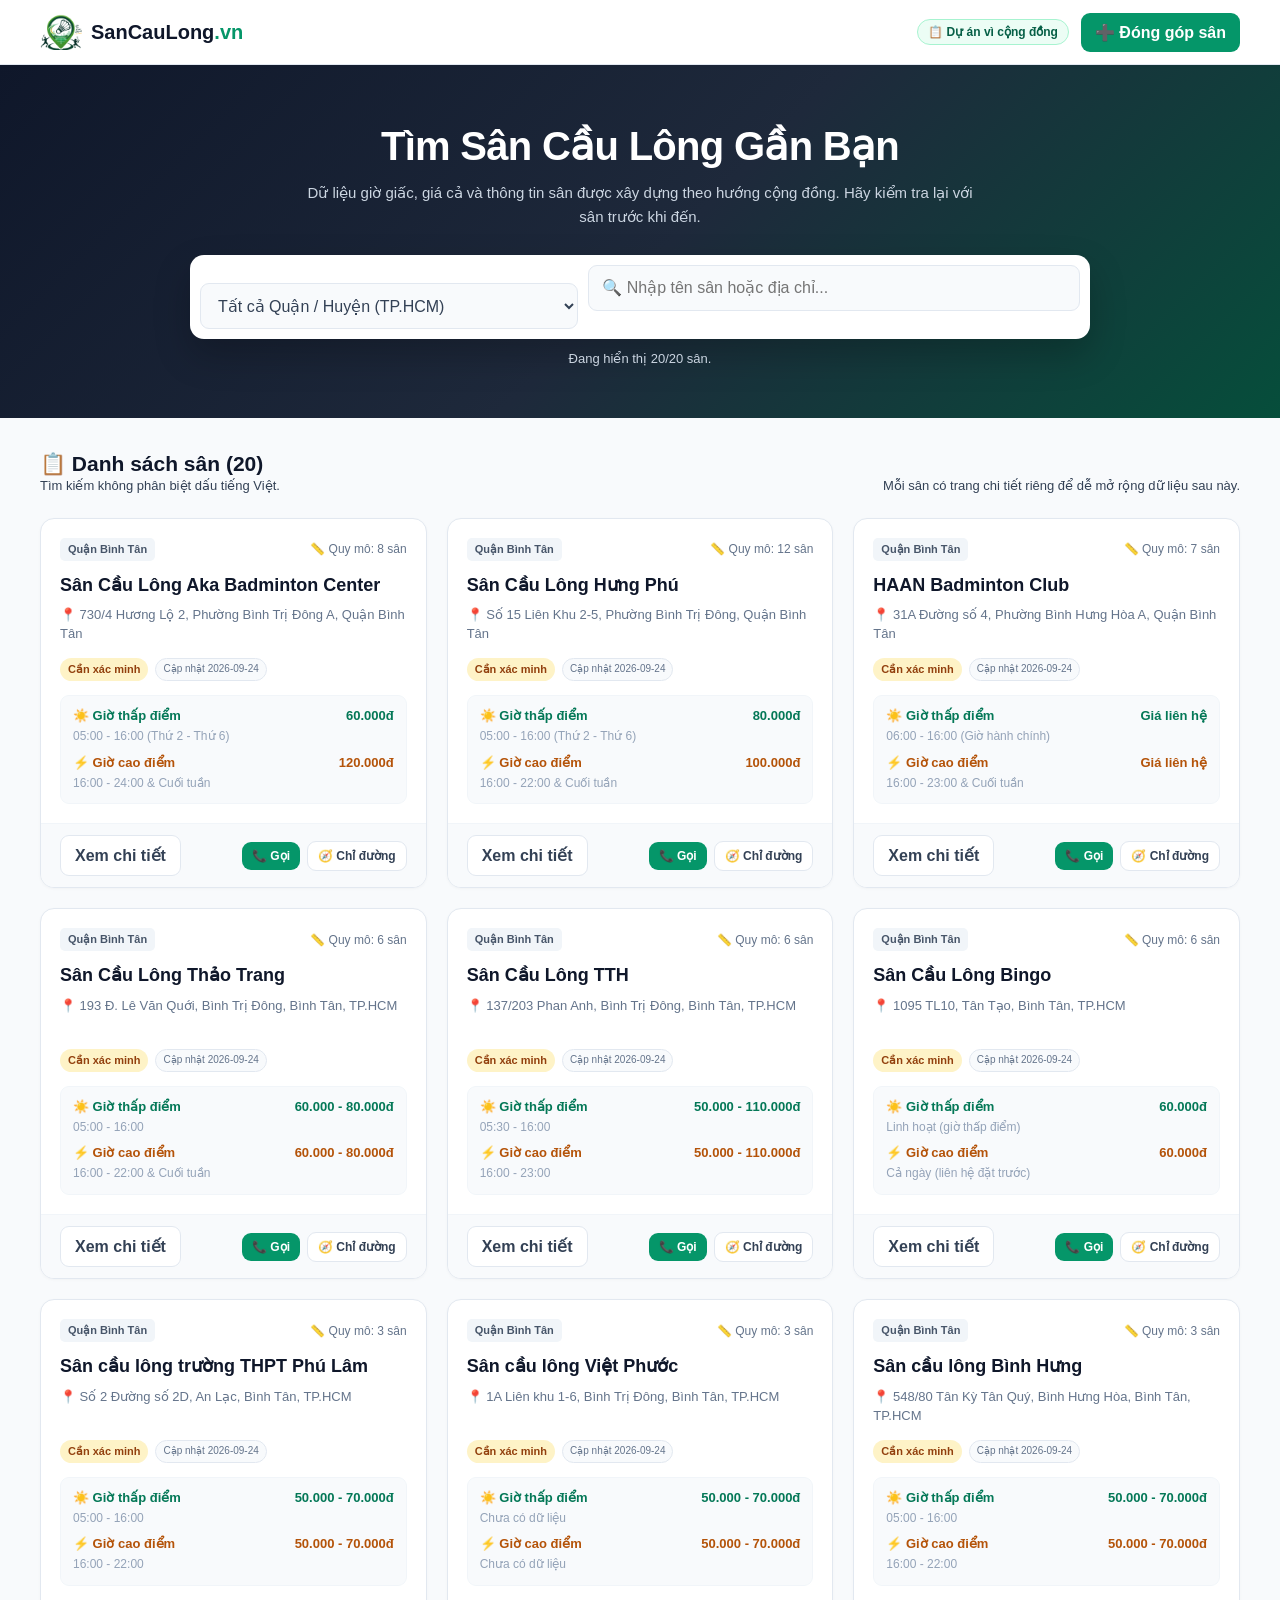
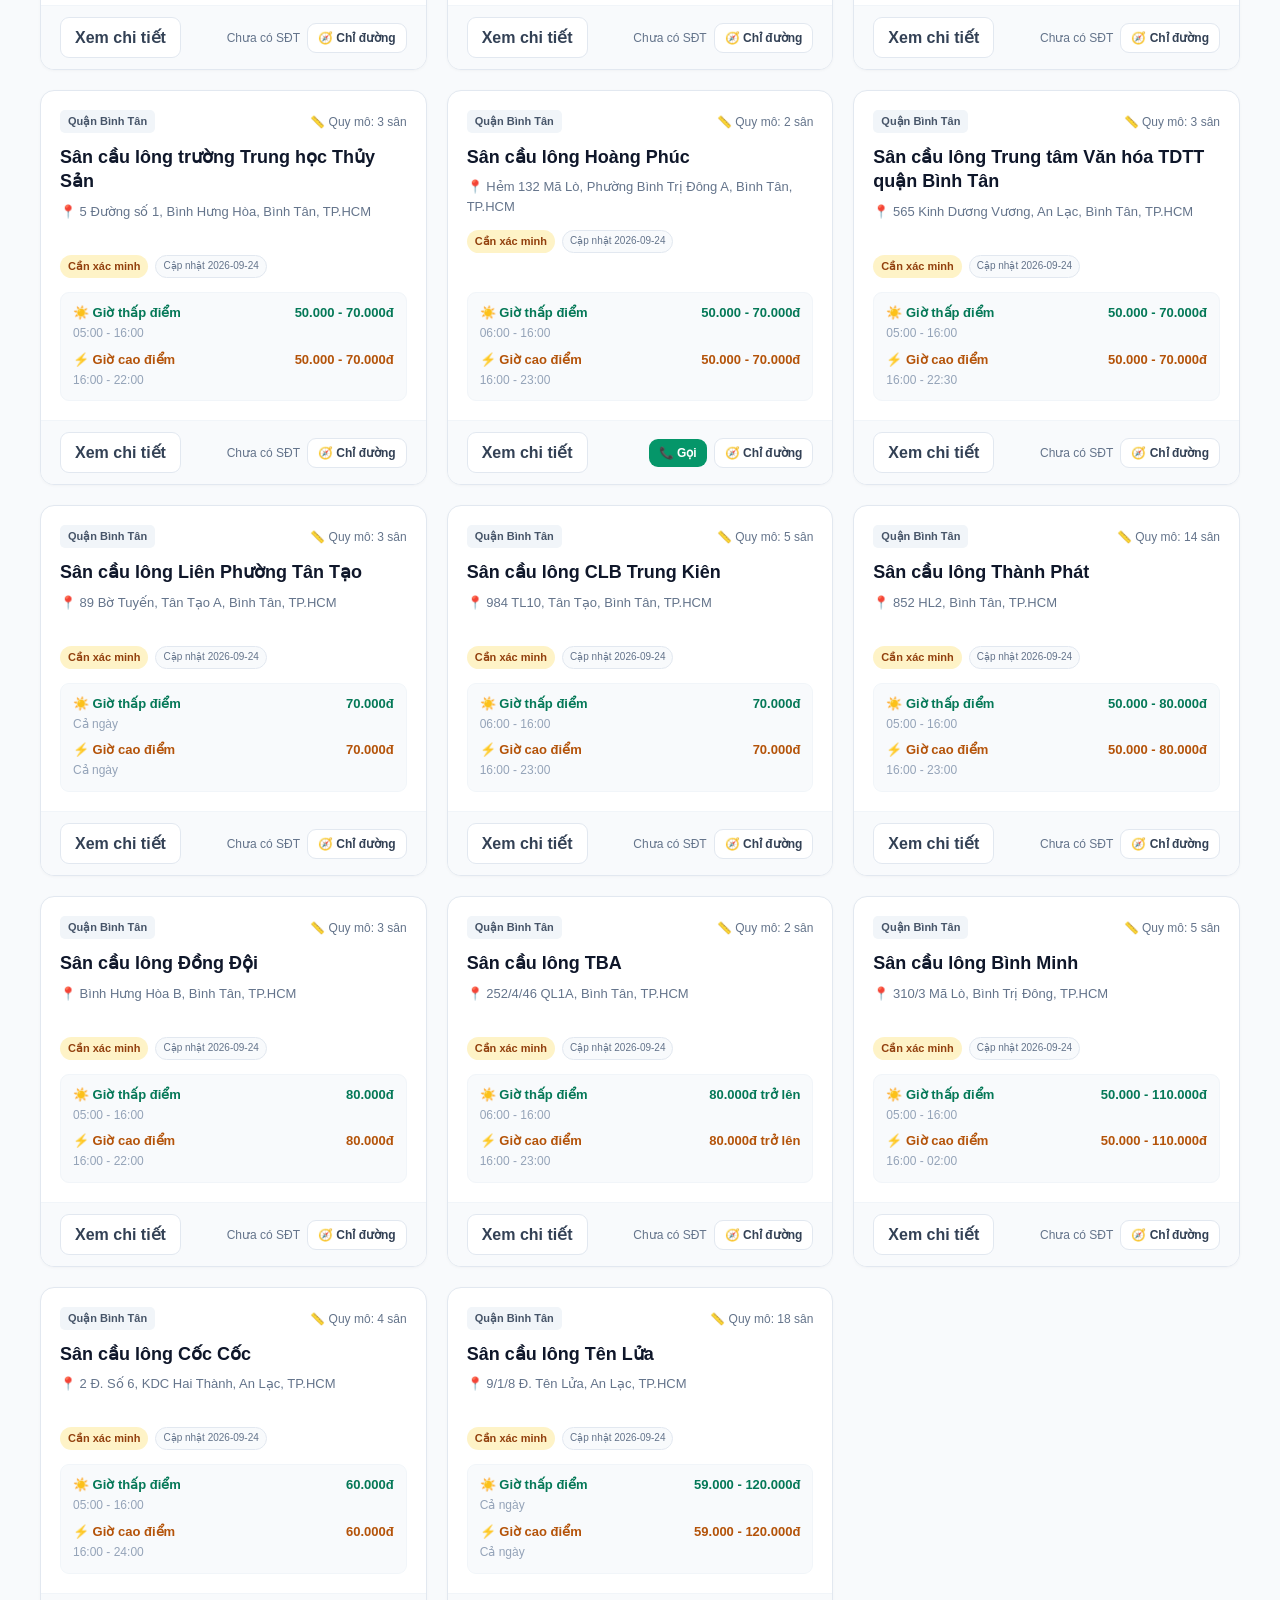
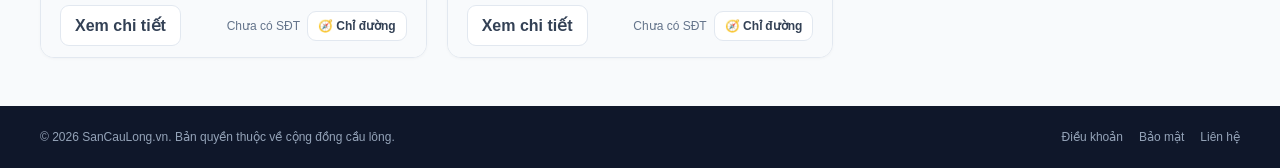
<file: index.html>
<!DOCTYPE html>
<html lang="vi">
<head>
  <meta charset="UTF-8">
  <meta name="viewport" content="width=device-width, initial-scale=1.0">
  <meta name="description" content="SanCauLong.vn - tìm và tra cứu sân cầu lông theo khu vực, tên sân và mức giá tại TP.HCM.">
  <meta name="theme-color" content="#059669">
  <link rel="icon" href="./assets/favicon.png" type="image/png">
  <title>SanCauLong.vn - Tìm Sân Cầu Lông Gần Bạn</title>
  <link rel="stylesheet" href="./css/style.css">
</head>
<body>
<header>
  <div class="container nav">
    <a class="logo" href="./index.html" aria-label="SanCauLong.vn - Trang chủ">
      <span class="logo-icon" aria-hidden="true"><img src="./assets/logo-mark.png" alt=""></span>
      <span>SanCauLong<span class="green">.vn</span></span>
    </a>
    <div class="nav-actions">
      <span class="badge">📋 Dự án vì cộng đồng</span>
      <button type="button" id="contributeBtn" class="btn btn-primary">➕ Đóng góp sân</button>
    </div>
  </div>
</header>

<section class="hero" aria-labelledby="heroTitle">
  <div class="hero-inner">
    <h1 id="heroTitle">Tìm Sân Cầu Lông Gần Bạn</h1>
    <p>Dữ liệu giờ giấc, giá cả và thông tin sân được xây dựng theo hướng cộng đồng. Hãy kiểm tra lại với sân trước khi đến.</p>
    <form class="search-box" id="searchForm" role="search">
      <div class="field">
        <label class="sr-only" for="districtFilter">Chọn quận, huyện</label>
        <<select id="districtFilter" class="form-select">
    <option value="">Tất cả Quận / Huyện (TP.HCM)</option>
    <option value="Quận 1">Quận 1</option>
    <option value="Quận 3">Quận 3</option>
    <option value="Quận 4">Quận 4</option>
    <option value="Quận 5">Quận 5</option>
    <option value="Quận 6">Quận 6</option>
    <option value="Quận 7">Quận 7</option>
    <option value="Quận 8">Quận 8</option>
    <option value="Quận 10">Quận 10</option>
    <option value="Quận 11">Quận 11</option>
    <option value="Quận 12">Quận 12</option>
    <option value="Quận Bình Tân">Quận Bình Tân</option>
    <option value="Quận Bình Thạnh">Quận Bình Thạnh</option>
    <option value="Quận Gò Vấp">Quận Gò Vấp</option>
    <option value="Quận Phú Nhuận">Quận Phú Nhuận</option>
    <option value="Quận Tân Bình">Quận Tân Bình</option>
    <option value="Quận Tân Phú">Quận Tân Phú</option>
    <option value="Thành phố Thủ Đức">Thành phố Thủ Đức</option>
    <option value="Huyện Bình Chánh">Huyện Bình Chánh</option>
    <option value="Huyện Cần Giờ">Huyện Cần Giờ</option>
    <option value="Huyện Củ Chi">Huyện Củ Chi</option>
    <option value="Huyện Hóc Môn">Huyện Hóc Môn</option>
    <option value="Huyện Nhà Bè">Huyện Nhà Bè</option>
</select>

      </div>
      <div class="field">
        <label class="sr-only" for="searchName">Tìm tên sân hoặc địa chỉ</label>
        <input id="searchName" type="search" autocomplete="off" placeholder="🔍 Nhập tên sân hoặc địa chỉ..." aria-label="Tìm tên sân hoặc địa chỉ">
      </div>
    </form>
    <div class="result-summary" id="resultSummary" aria-live="polite"></div>
  </div>
</section>

<main>
  <div class="container">
    <div class="section-head">
      <div>
        <h2 class="section-title">📋 Danh sách sân (<span id="courtCount">0</span>)</h2>
        <p class="tip">Tìm kiếm không phân biệt dấu tiếng Việt.</p>
      </div>
      <p class="tip">Mỗi sân có trang chi tiết riêng để dễ mở rộng dữ liệu sau này.</p>
    </div>

    <div class="court-grid" id="courtGrid">
      <div class="empty" id="emptyState">
        <strong>Không tìm thấy sân phù hợp</strong>
        Hãy thử đổi quận/huyện hoặc từ khóa tìm kiếm.
        <br><button type="button" class="btn btn-secondary" id="clearFiltersBtn">Xóa bộ lọc</button>
      </div>
    </div>
  </div>
</main>


  <div class="modal-backdrop" id="contributeModal" hidden>
    <div class="modal" role="dialog" aria-modal="true" aria-labelledby="contributeTitle">
      <div class="modal-head">
        <div>
          <h2 id="contributeTitle">Đóng góp sân cầu lông</h2>
          <p>Thông tin sẽ được gửi để cộng đồng kiểm tra trước khi cập nhật.</p>
        </div>
        <button type="button" class="modal-close" id="closeContributeBtn" aria-label="Đóng">×</button>
      </div>

      <form id="contributeForm" class="contribute-form">
        <div class="form-grid">
          <div class="form-field form-full">
            <label for="contribName">Tên sân <span>*</span></label>
            <input id="contribName" name="name" required maxlength="120" placeholder="Ví dụ: Sân Cầu Lông ABC">
          </div>

          <div class="form-field form-full">
            <label for="contribAddress">Địa chỉ <span>*</span></label>
            <input id="contribAddress" name="address" required maxlength="220" placeholder="Số nhà, đường, phường/xã, quận/huyện">
          </div>

          <div class="form-field">
            <label for="contribDistrict">Quận / Huyện <span>*</span></label>
            <input id="contribDistrict" name="district" required maxlength="80" placeholder="Ví dụ: Quận Bình Tân">
          </div>

          <div class="form-field">
            <label for="contribPhone">Số điện thoại</label>
            <input id="contribPhone" name="phone" type="tel" maxlength="30" placeholder="090...">
          </div>

          <div class="form-field">
            <label for="contribScale">Quy mô (số sân)</label>
            <input id="contribScale" name="scale" type="number" min="1" max="200" placeholder="Ví dụ: 8">
          </div>

          <div class="form-field">
            <label for="contribHours">Giờ hoạt động</label>
            <input id="contribHours" name="hours" maxlength="100" placeholder="Ví dụ: 05:00 - 24:00">
          </div>

          <div class="form-field">
            <label for="contribLowPrice">Giá thấp điểm</label>
            <input id="contribLowPrice" name="lowPrice" maxlength="50" placeholder="Ví dụ: 60.000đ">
          </div>

          <div class="form-field">
            <label for="contribHighPrice">Giá cao điểm</label>
            <input id="contribHighPrice" name="highPrice" maxlength="50" placeholder="Ví dụ: 120.000đ">
          </div>

          <div class="form-field form-full">
            <label for="contribMap">Link Google Maps</label>
            <input id="contribMap" name="map" type="url" maxlength="500" placeholder="Dán link Google Maps nếu có">
          </div>

          <div class="form-field form-full">
            <label for="contribNote">Thông tin thêm</label>
            <textarea id="contribNote" name="note" rows="3" maxlength="1000" placeholder="Ví dụ: có chỗ gửi xe, sân ngoài trời, liên hệ quản lý..."></textarea>
          </div>

          <div class="form-field form-full">
            <label for="contribFeedback">Ý kiến góp ý</label>
            <textarea id="contribFeedback" name="feedback" rows="3" maxlength="1000" placeholder="Bạn muốn bổ sung, sửa đổi hoặc lưu ý điều gì về thông tin sân?"></textarea>
          </div>
        </div>

        <div class="contribute-note">
          <strong>ℹ️ Quy trình cộng đồng</strong>
          <span>Đóng góp sẽ mở một phiếu trên GitHub để lưu lại và chờ xác minh. Chưa có thông tin nào được tự động đưa vào danh sách sân.</span>
        </div>

        <div class="modal-actions">
          <button type="button" class="btn btn-secondary" id="cancelContributeBtn">Hủy</button>
          <button type="submit" class="btn btn-primary">📨 Gửi đóng góp</button>
        </div>
      </form>
    </div>
  </div>

<footer>
  <div class="container footer">
    <div>© 2026 SanCauLong.vn. Bản quyền thuộc về cộng đồng cầu lông.</div>
    <div class="footer-links"><a href="#">Điều khoản</a><a href="#">Bảo mật</a><a href="mailto:contact@example.com">Liên hệ</a></div>
  </div>
</footer>

<script src="./js/data.js"></script>
<script src="./js/app.js"></script>
</body>
</html>
</file>
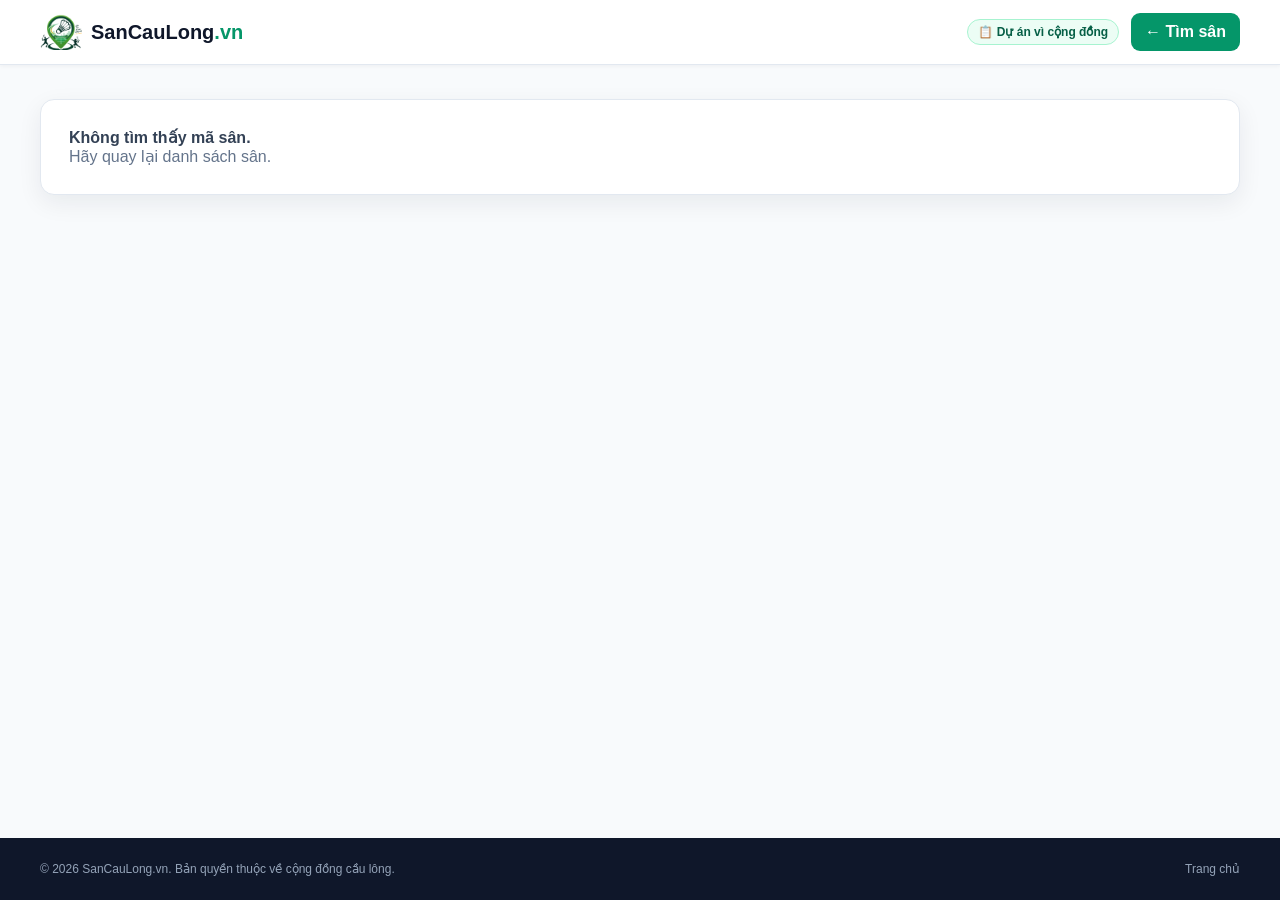
<file: pages/court.html>
<!DOCTYPE html>
<html lang="vi">
<head>
  <meta charset="UTF-8">
  <meta name="viewport" content="width=device-width, initial-scale=1.0">
  <meta name="description" content="Thông tin chi tiết sân cầu lông trên SanCauLong.vn.">
  <meta name="theme-color" content="#059669">
  <link rel="icon" href="../assets/favicon.png" type="image/png">
  <title>Chi tiết sân - SanCauLong.vn</title>
  <link rel="stylesheet" href="../css/style.css">
</head>
<body>
<header>
  <div class="container nav">
    <a class="logo" href="../index.html" aria-label="SanCauLong.vn - Trang chủ">
      <span class="logo-icon" aria-hidden="true"><img src="../assets/logo-mark.png" alt=""></span>
      <span>SanCauLong<span class="green">.vn</span></span>
    </a>
    <div class="nav-actions">
      <span class="badge">📋 Dự án vì cộng đồng</span>
      <a class="btn btn-primary" href="../index.html">← Tìm sân</a>
    </div>
  </div>
</header>

<main class="detail">
  <div class="container" id="courtDetail">
    <div class="detail-card"><strong>Đang tải thông tin sân...</strong></div>
  </div>
</main>

<footer>
  <div class="container footer">
    <div>© 2026 SanCauLong.vn. Bản quyền thuộc về cộng đồng cầu lông.</div>
    <div class="footer-links"><a href="../index.html">Trang chủ</a></div>
  </div>
</footer>

<script src="../js/data.js"></script>
<script src="../js/court-detail.js"></script>
</body>
</html>
</file>
<file: css/style.css>
:root{
  --green:#059669;--green-dark:#047857;--green-soft:#ecfdf5;
  --ink:#0f172a;--text:#334155;--muted:#64748b;--line:#e2e8f0;
  --surface:#fff;--bg:#f8fafc;--danger:#e11d48;--warning:#b45309;
  --shadow:0 8px 24px rgba(15,23,42,.07);--radius:14px;
}
*{box-sizing:border-box;margin:0;padding:0}
html{scroll-behavior:smooth}
body{min-height:100vh;font-family:Arial,Helvetica,sans-serif;color:var(--text);background:var(--bg);display:flex;flex-direction:column}
button,input,select{font:inherit}
button,a,select,input{ -webkit-tap-highlight-color:transparent}
button:focus-visible,a:focus-visible,input:focus-visible,select:focus-visible{outline:3px solid rgba(5,150,105,.25);outline-offset:2px}
a{color:inherit}
.container{width:min(1200px,calc(100% - 32px));margin:auto}
header{position:sticky;top:0;z-index:50;background:rgba(255,255,255,.96);backdrop-filter:blur(10px);border-bottom:1px solid var(--line);box-shadow:0 1px 4px rgba(15,23,42,.05)}
.nav{min-height:64px;display:flex;align-items:center;justify-content:space-between;gap:16px}
.logo{display:flex;align-items:center;gap:9px;font-weight:800;font-size:20px;color:var(--ink);white-space:nowrap;text-decoration:none}
.logo-icon{display:grid;place-items:center;width:42px;height:42px;background:#fff;border-radius:10px;overflow:hidden;flex:0 0 42px}.logo-icon img{width:100%;height:100%;display:block;object-fit:contain}
.green{color:var(--green)}
.nav-actions{display:flex;align-items:center;gap:12px}
.badge{background:var(--green-soft);color:#065f46;border:1px solid #a7f3d0;padding:5px 10px;border-radius:999px;font-size:12px;font-weight:600}
.btn{display:inline-flex;align-items:center;justify-content:center;gap:6px;border:0;border-radius:9px;padding:10px 14px;font-weight:700;cursor:pointer;text-decoration:none;transition:.2s}
.btn-primary{background:var(--green);color:#fff}.btn-primary:hover{background:var(--green-dark);transform:translateY(-1px)}
.btn-secondary{background:#fff;color:var(--text);border:1px solid var(--line)}.btn-secondary:hover{border-color:#cbd5e1;background:#f8fafc}
.hero{background:linear-gradient(135deg,#0f172a 0%,#1e293b 52%,#064e3b 100%);color:#fff;padding:58px 16px 52px}
.hero-inner{width:min(900px,100%);margin:auto;text-align:center}
.hero h1{font-size:clamp(28px,5vw,40px);line-height:1.15;font-weight:800;letter-spacing:-.7px;margin-bottom:12px}
.hero p{max-width:680px;margin:0 auto 26px;color:#cbd5e1;font-size:15px;line-height:1.6}
.search-box{display:grid;grid-template-columns:1fr 1.3fr;gap:10px;background:#fff;padding:10px;border-radius:14px;box-shadow:0 16px 36px rgba(0,0,0,.22)}
.field input,.field select{width:100%;min-height:46px;border:1px solid var(--line);border-radius:9px;background:#f8fafc;color:var(--text);padding:0 13px}
.result-summary{margin-top:12px;color:#cbd5e1;font-size:13px}
main{flex:1;padding:34px 0 48px}
.section-head{display:flex;justify-content:space-between;align-items:flex-end;gap:14px;margin-bottom:22px}
.section-title{color:var(--ink);font-size:21px}.muted{color:var(--muted)}
.tip{font-size:13px;line-height:1.5}
.court-grid{display:grid;grid-template-columns:repeat(3,minmax(0,1fr));gap:20px}
.court-card{min-width:0;background:var(--surface);border:1px solid var(--line);border-radius:var(--radius);overflow:hidden;display:flex;flex-direction:column;box-shadow:0 1px 3px rgba(15,23,42,.03);transition:.2s}
.court-card:hover{transform:translateY(-2px);box-shadow:var(--shadow)}
.card-body{padding:19px;flex:1;display:flex;flex-direction:column}
.card-top{display:flex;justify-content:space-between;align-items:center;gap:10px;margin-bottom:12px}
.district{background:#f1f5f9;color:#475569;font-size:11px;font-weight:700;padding:5px 8px;border-radius:5px}
.scale{color:var(--muted);font-size:12px;white-space:nowrap}
.court-name{color:var(--ink);font-size:18px;line-height:1.35;margin-bottom:8px}
.address{color:var(--muted);font-size:13px;line-height:1.5;min-height:39px;margin-bottom:14px}
.meta-row{display:flex;flex-wrap:wrap;gap:7px;margin-bottom:14px}
.status{font-size:11px;font-weight:700;padding:5px 8px;border-radius:999px;background:#fef3c7;color:#92400e}
.status.verified{background:var(--green-soft);color:#065f46}
.price-box{background:#f8fafc;border:1px solid #f1f5f9;padding:12px;border-radius:9px;margin-top:auto}
.price-row{display:flex;justify-content:space-between;align-items:center;gap:10px;font-size:13px;font-weight:700}
.low{color:var(--green-dark)}.high{color:var(--warning)}
.price-time{color:#94a3b8;font-size:12px;line-height:1.4;margin:5px 0 10px}
.price-time:last-child{margin-bottom:0}
.card-footer{display:flex;justify-content:space-between;align-items:center;gap:10px;padding:11px 19px;background:#f8fafc;border-top:1px solid #f1f5f9}.card-actions{display:flex;align-items:center;gap:7px;flex-wrap:wrap}.btn-small{padding:7px 10px;font-size:12px}.small-text{font-size:12px}
.btn-call{color:var(--text);font-size:13px;font-weight:700;text-decoration:none}.btn-call:hover{color:var(--green)}
.btn-report{color:var(--danger);background:transparent;border:0;border-radius:5px;padding:6px 8px;font-size:12px;font-weight:600;cursor:pointer}.btn-report:hover{background:#fff1f2}
.empty{display:none;grid-column:1/-1;text-align:center;padding:56px 20px;background:#fff;border:2px dashed #cbd5e1;border-radius:var(--radius);color:var(--muted)}
.empty strong{display:block;color:var(--ink);margin-bottom:6px}
footer{background:var(--ink);color:#94a3b8;font-size:12px;padding:24px 16px;margin-top:auto}
.footer{display:flex;justify-content:space-between;align-items:center;flex-wrap:wrap;gap:12px}
.footer-links{display:flex;gap:16px}.footer-links a{color:#94a3b8;text-decoration:none}.footer-links a:hover{color:#fff}
.detail{padding:34px 0 54px}.breadcrumb{font-size:13px;color:var(--muted);margin-bottom:18px}.breadcrumb a{color:var(--green);text-decoration:none}
.detail-card{background:#fff;border:1px solid var(--line);border-radius:var(--radius);box-shadow:var(--shadow);padding:28px}
.detail-head{display:flex;justify-content:space-between;gap:20px;align-items:flex-start;margin-bottom:22px}
.detail-title{color:var(--ink);font-size:clamp(25px,4vw,34px);line-height:1.2;margin:8px 0}
.detail-address{color:var(--muted);line-height:1.6}
.detail-actions{display:flex;gap:10px;flex-wrap:wrap}
.info-grid{display:grid;grid-template-columns:repeat(2,minmax(0,1fr));gap:16px}
.info{border:1px solid var(--line);border-radius:12px;padding:16px;background:#fff}.info-label{font-size:12px;color:var(--muted);margin-bottom:6px}.info-value{font-weight:700;color:var(--ink)}
.notice{margin-top:18px;padding:14px;border-radius:10px;background:#fffbeb;color:#92400e;border:1px solid #fde68a;font-size:13px;line-height:1.5}
.back-row{margin-top:18px}
.sr-only{position:absolute;width:1px;height:1px;padding:0;margin:-1px;overflow:hidden;clip:rect(0,0,0,0);white-space:nowrap;border:0}
@media(max-width:900px){.court-grid{grid-template-columns:repeat(2,minmax(0,1fr))}}
@media(max-width:680px){
 .container{width:min(100% - 24px,1200px)}
 .nav{min-height:auto;padding:10px 0;align-items:flex-start}
 .nav-actions{flex-direction:column;align-items:flex-end;gap:7px}.badge{display:none}
 .search-box{grid-template-columns:1fr}.section-head{align-items:flex-start;flex-direction:column}
 .court-grid{grid-template-columns:1fr}.detail-head{flex-direction:column}.info-grid{grid-template-columns:1fr}
}
@media(max-width:430px){
 .container{width:calc(100% - 20px)}.logo{font-size:17px}.logo-icon{width:36px;height:36px;flex-basis:36px}
 .btn-primary{padding:9px 11px;font-size:12px}.hero{padding-top:42px}
 .card-top{align-items:flex-start;flex-direction:column}.scale{white-space:normal}
 .card-footer{align-items:flex-start;flex-direction:column}.detail-card{padding:20px}
}

/* Phase 3 - Form đóng góp cộng đồng */
body.modal-open{overflow:hidden}
.modal-backdrop{position:fixed;inset:0;z-index:100;background:rgba(15,23,42,.62);display:flex;align-items:center;justify-content:center;padding:20px}
.modal-backdrop[hidden]{display:none}
.modal{width:min(760px,100%);max-height:min(90vh,860px);overflow:auto;background:#fff;border-radius:18px;box-shadow:0 24px 70px rgba(0,0,0,.28)}
.modal-head{display:flex;justify-content:space-between;gap:16px;padding:22px 24px 16px;border-bottom:1px solid var(--line);position:sticky;top:0;background:#fff;z-index:2}
.modal-head h2{color:var(--ink);font-size:22px;margin-bottom:4px}
.modal-head p{color:var(--muted);font-size:13px;line-height:1.5}
.modal-close{width:36px;height:36px;border:1px solid var(--line);background:#fff;border-radius:9px;font-size:24px;line-height:1;cursor:pointer;color:var(--muted)}
.modal-close:hover{background:#f8fafc;color:var(--ink)}
.contribute-form{padding:20px 24px 24px}
.form-grid{display:grid;grid-template-columns:1fr 1fr;gap:14px}
.form-full{grid-column:1/-1}
.form-field label{display:block;color:var(--ink);font-size:13px;font-weight:700;margin-bottom:6px}
.form-field label span{color:var(--danger)}
.form-field input,.form-field textarea{width:100%;border:1px solid var(--line);border-radius:9px;background:#f8fafc;color:var(--text);padding:10px 12px;min-height:44px}
.form-field textarea{resize:vertical;min-height:96px;line-height:1.5}
.form-field input::placeholder,.form-field textarea::placeholder{color:#94a3b8}
.contribute-note{display:flex;flex-direction:column;gap:3px;margin-top:18px;padding:12px 14px;background:#fffbeb;border:1px solid #fde68a;border-radius:10px;color:#92400e;font-size:12px;line-height:1.5}
.contribute-note strong{font-size:13px}
.modal-actions{display:flex;justify-content:flex-end;gap:9px;margin-top:20px;padding-top:16px;border-top:1px solid var(--line)}
@media (max-width:700px){
  .form-grid{grid-template-columns:1fr}.form-full{grid-column:auto}
  .modal-backdrop{padding:10px}.modal-head,.contribute-form{padding-left:16px;padding-right:16px}
}

/* Phase 4 - Chất lượng và nguồn dữ liệu */
.updated-badge{font-size:10px;color:#64748b;background:#f8fafc;border:1px solid #e2e8f0;padding:4px 7px;border-radius:999px}
.detail-extra{display:grid;grid-template-columns:1fr 1fr;gap:16px;margin-top:16px}
.extra-block{border:1px solid var(--line);border-radius:12px;padding:16px;background:#fff}
.extra-block h2{font-size:15px;color:var(--ink);margin-bottom:10px}
.facility-list{display:flex;flex-wrap:wrap;gap:7px}
.facility-chip{display:inline-flex;align-items:center;padding:6px 9px;border-radius:999px;background:var(--green-soft);color:#065f46;font-size:12px;font-weight:600}
.detail-note{font-size:13px;line-height:1.6;color:var(--text)}
@media(max-width:680px){.detail-extra{grid-template-columns:1fr}}

/* Phase 5 - Ảnh sân & đóng góp cộng đồng */
.photo-section{margin-top:20px;border:1px solid var(--line);border-radius:14px;padding:18px;background:#fff}
.section-mini-head{display:flex;justify-content:space-between;align-items:center;gap:14px;margin-bottom:14px}
.section-mini-head h2,.community-panel h2{font-size:17px;color:var(--ink);margin-bottom:4px}
.section-mini-head p{font-size:12px;color:var(--muted);line-height:1.5}
.photo-grid{display:grid;grid-template-columns:repeat(3,minmax(0,1fr));gap:10px}
.photo-card{display:block;aspect-ratio:4/3;overflow:hidden;border-radius:10px;background:#f1f5f9;border:1px solid var(--line)}
.photo-card img{width:100%;height:100%;display:block;object-fit:cover;transition:transform .2s}
.photo-card:hover img{transform:scale(1.03)}
.photo-empty{border:2px dashed #cbd5e1;border-radius:12px;background:#f8fafc;padding:28px 16px;text-align:center;color:var(--muted)}
.photo-empty-icon{font-size:28px;margin-bottom:7px}
.photo-empty strong{display:block;color:var(--ink);margin-bottom:5px}
.photo-empty p{font-size:12px}
.community-panel{margin-top:18px;padding:18px;border-radius:14px;background:linear-gradient(135deg,#ecfdf5,#f8fafc);border:1px solid #a7f3d0;display:flex;justify-content:space-between;align-items:center;gap:18px}
.community-panel p{max-width:680px;color:var(--text);font-size:13px;line-height:1.55}
.community-actions{display:flex;gap:8px;flex-wrap:wrap;flex:0 0 auto}
@media(max-width:680px){
 .section-mini-head,.community-panel{align-items:flex-start;flex-direction:column}
 .photo-grid{grid-template-columns:1fr 1fr}
 .community-actions{width:100%}
}
@media(max-width:430px){.photo-grid{grid-template-columns:1fr}}
</file>
